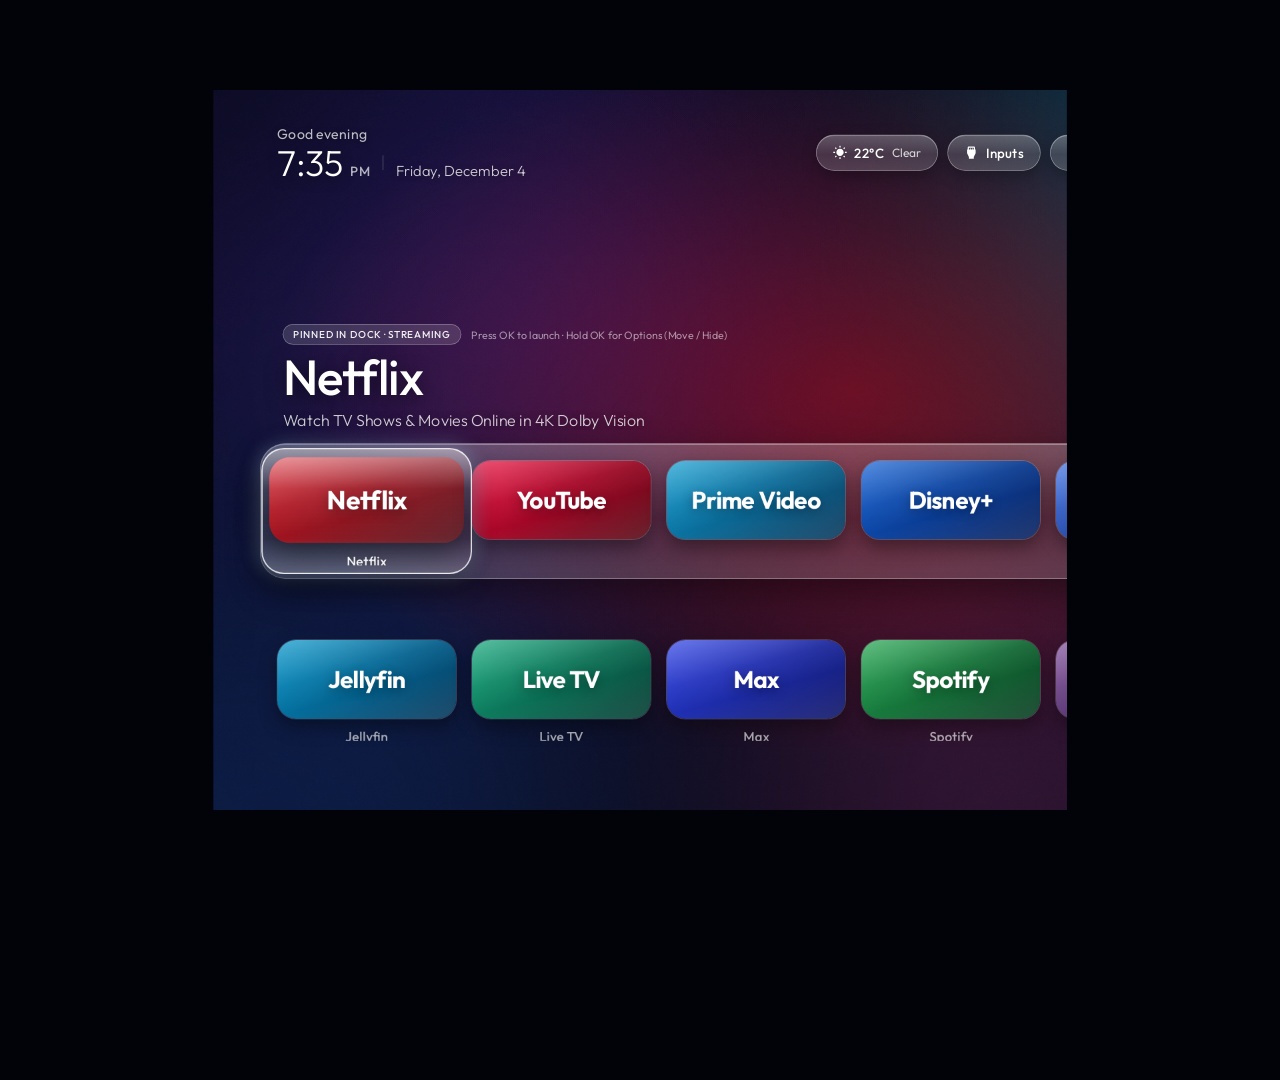
<file: launcher/index.html>
<!DOCTYPE html>
<html lang="en">
<head>
  <script>window.CYTV_HOME_HOST = "card";</script>
  <meta charset="utf-8">
  <meta name="viewport" content="width=1920, height=1080, initial-scale=1.0, user-scalable=no">
  <title>Home — Liquid Glass for LG webOS</title>
  <link rel="stylesheet" href="style.css">
</head>
<body>
  <div id="homeSurface" class="lg-surface">
    <!-- Wallpaper Layer -->
    <div id="wallpaperLayer" class="wallpaper-layer"></div>
    <div id="wallpaperScrim" class="wallpaper-scrim"></div>

    <!-- Dual Crossfading Ambient Backlight Glows (sampled from focused app color) -->
    <div id="ambientA" class="ambient-glow"></div>
    <div id="ambientB" class="ambient-glow"></div>

    <!-- Top Status Bar: Left Clock/Date/Greeting, Right Frosted Pills -->
    <header id="topBar" class="top-bar">
      <div class="top-left">
        <div id="greetingText" class="greeting-text">Good evening</div>
        <div class="clock-row">
          <span id="clockTime" class="clock-time">09:41</span>
          <span id="clockPeriod" class="clock-period">PM</span>
          <span class="pill-divider"></span>
          <span id="clockDate" class="clock-date">Friday, November 6</span>
        </div>
      </div>

      <div id="topPills" class="top-pills">
        <!-- Weather Pill -->
        <button type="button" class="glass-pill" id="pillWeather" data-pill="0">
          <svg class="pill-icon" viewBox="0 0 24 24" aria-hidden="true">
            <path d="M6.76 4.84l-1.8-1.79-1.41 1.41 1.79 1.79 1.42-1.41zM4 10.5H1v2h3v-2zm9-9.95h-2V3.5h2V.55zm7.45 3.91l-1.41-1.41-1.79 1.79 1.41 1.41 1.79-1.79zm-3.21 13.7l1.79 1.8 1.41-1.41-1.8-1.79-1.4 1.4zM20 10.5v2h3v-2h-3zm-8-5c-3.31 0-6 2.69-6 6s2.69 6 6 6 6-2.69 6-6-2.69-6-6-6zm-1 16.95h2V19.5h-2v2.95zm-7.45-3.91l1.41 1.41 1.79-1.8-1.41-1.41-1.79 1.8z"/>
          </svg>
          <span id="weatherTemp">22°C</span>
          <span id="weatherCond" class="pill-sub">Clear</span>
        </button>

        <!-- Inputs Pill -->
        <button type="button" class="glass-pill" id="pillInputs" data-pill="1">
          <svg class="pill-icon" viewBox="0 0 24 24" aria-hidden="true">
            <path d="M18,7V4c0,-1.1 -0.9,-2 -2,-2H8C6.9,2 6,2.9 6,4v3H5v6l3,6v3h8v-3l3,-6V7H18zM8,4h8v3h-2V5h-1v2h-2V5h-1v2H8V4z"/>
          </svg>
          <span>Inputs</span>
        </button>

        <!-- Wi-Fi / Network Pill -->
        <button type="button" class="glass-pill" id="pillWifi" data-pill="2">
          <svg class="pill-icon" viewBox="0 0 24 24" aria-hidden="true">
            <path d="M1,9l2,2c4.97,-4.97 13.03,-4.97 18,0l2,-2C16.93,2.93 7.08,2.93 1,9zM9,17l3,3 3,-3c-1.65,-1.66 -4.34,-1.66 -6,0zM5,13l2,2c2.76,-2.76 7.24,-2.76 10,0l2,-2C15.14,9.14 8.87,9.14 5,13z"/>
          </svg>
          <span id="wifiLabel">Connected</span>
        </button>

        <!-- Themes & Wallpaper Pill -->
        <button type="button" class="glass-pill" id="pillThemes" data-pill="3">
          <svg class="pill-icon" viewBox="0 0 24 24" aria-hidden="true">
            <path d="M12 3c-4.97 0-9 4.03-9 9s4.03 9 9 9c.83 0 1.5-.67 1.5-1.5 0-.39-.15-.74-.39-1.01-.23-.26-.38-.61-.38-.99 0-.83.67-1.5 1.5-1.5H16c2.76 0 5-2.24 5-5 0-4.42-4.03-8-9-8zm-5.5 9c-.83 0-1.5-.67-1.5-1.5S5.67 9 6.5 9 8 9.67 8 10.5 7.33 12 6.5 12zm3-4C8.67 8 8 7.33 8 6.5S8.67 5 9.5 5s1.5.67 1.5 1.5S10.33 8 9.5 8zm5 0c-.83 0-1.5-.67-1.5-1.5S13.67 5 14.5 5s1.5.67 1.5 1.5S15.33 8 14.5 8zm3 4c-.83 0-1.5-.67-1.5-1.5S16.67 9 17.5 9s1.5.67 1.5 1.5-.67 1.5-1.5 1.5z"/>
          </svg>
          <span>Appearance</span>
        </button>

        <!-- Settings & Debloat Pill -->
        <button type="button" class="glass-pill" id="pillSettings" data-pill="4">
          <svg class="pill-icon" viewBox="0 0 24 24" aria-hidden="true">
            <path d="M19.14,12.94c0.04,-0.3 0.06,-0.61 0.06,-0.94c0,-0.32 -0.02,-0.64 -0.07,-0.94l2.03,-1.58c0.18,-0.14 0.23,-0.41 0.12,-0.61l-1.92,-3.32c-0.12,-0.22 -0.37,-0.29 -0.59,-0.22l-2.39,0.96c-0.5,-0.38 -1.03,-0.7 -1.62,-0.94L14.4,2.81c-0.04,-0.24 -0.24,-0.41 -0.48,-0.41h-3.84c-0.24,0 -0.43,0.17 -0.47,0.41L9.25,5.35C8.66,5.59 8.12,5.92 7.63,6.29L5.24,5.33c-0.22,-0.08 -0.47,0 -0.59,0.22L2.74,8.87C2.62,9.08 2.66,9.34 2.86,9.48l2.03,1.58C4.84,11.36 4.8,11.69 4.8,12s0.02,0.64 0.07,0.94l-2.03,1.58c-0.18,0.14 -0.23,0.41 -0.12,0.61l1.92,3.32c0.12,0.22 0.37,0.29 0.59,0.22l2.39,-0.96c0.5,0.38 1.03,0.7 1.62,0.94l0.36,2.54c0.05,0.24 0.24,0.41 0.48,0.41h3.84c0.24,0 0.44,-0.17 0.47,-0.41l0.36,-2.54c0.59,-0.24 1.13,-0.56 1.62,-0.94l2.39,0.96c0.22,0.08 0.47,0 0.59,-0.22l1.92,-3.32c0.12,-0.22 0.07,-0.47 -0.12,-0.61L19.14,12.94zM12,15.6c-1.98,0 -3.6,-1.62 -3.6,-3.6s1.62,-3.6 3.6,-3.6s3.6,1.62 3.6,3.6S13.98,15.6 12,15.6z"/>
          </svg>
          <span>Settings</span>
        </button>
      </div>
    </header>

    <!-- Hero Spotlight Shelf above the Dock -->
    <section id="heroSpotlight" class="hero-spotlight">
      <div class="hero-content">
        <div class="hero-meta-row">
          <span id="heroCategory" class="hero-badge">Featured App</span>
          <span id="heroHint" class="hero-hint">Press OK to open · Hold OK to move or hide</span>
        </div>
        <h1 id="heroTitle" class="hero-title">Netflix</h1>
        <p id="heroSubtitle" class="hero-subtitle">Watch TV Shows &amp; Movies Online in 4K Dolby Vision</p>
      </div>
    </section>

    <!-- Main Scrollable Viewport: Liquid Glass Dock + App Grid + Spring Focus Frame -->
    <div id="viewport" class="viewport">
      <div id="stage" class="stage">
        <div id="dockBand" class="dock-band"></div>
        <div id="tilesContainer" class="tiles-container"></div>
        <div id="glassFocus" class="glass-focus"></div>
      </div>
    </div>

    <!-- Modal Overlay Panels (Inputs, Appearance/Themes, Settings/Debloat/Helper, App Library) -->
    <div id="modalBackdrop" class="modal-backdrop hidden">
      <div id="modalCard" class="modal-card">
        <div class="modal-header">
          <div>
            <h2 id="modalTitle" class="modal-title">Panel</h2>
            <p id="modalSubtitle" class="modal-subtitle"></p>
          </div>
          <span class="modal-close-hint">Press BACK to close</span>
        </div>
        <div id="modalBody" class="modal-body"></div>
      </div>
    </div>

    <!-- Tile Action Context Menu (Hold OK) -->
    <div id="tileMenuBackdrop" class="modal-backdrop hidden">
      <div class="context-card">
        <h3 id="tileMenuTitle" class="context-title">App Options</h3>
        <div id="tileMenuList" class="context-list"></div>
      </div>
    </div>

    <!-- QNED / OLED Burn-in Safe Drifting Liquid Glass Clock Screensaver -->
    <div id="screensaverOverlay" class="screensaver-overlay hidden">
      <div id="screensaverGlow" class="screensaver-glow"></div>
      <div id="screensaverDrifter" class="screensaver-drifter">
        <div id="ssTime" class="ss-time">09:41</div>
        <div id="ssDate" class="ss-date">Friday, November 6</div>
        <div id="ssWeather" class="ss-weather">22°C · Clear Sky</div>
      </div>
    </div>

    <!-- Toast Notification -->
    <div id="toast" class="toast"></div>
  </div>

  <script src="config.js"></script>
  <script src="apps.js"></script>
  <script src="app.js"></script>
</body>
</html>
</file>
<file: launcher/style.css>
/*
 * Liquid Glass Home for LG webOS (QNED83SRA)
 * Crafted for 1920x1080 60fps TV rendering with GPU-accelerated transforms,
 * specular frosted rims, dynamic ambient backlight crossfades, and Outfit typography.
 */

@font-face {
  font-family: 'Outfit';
  src: url('fonts/outfit-300.ttf') format('truetype');
  font-weight: 300;
  font-style: normal;
}
@font-face {
  font-family: 'Outfit';
  src: url('fonts/outfit-400.ttf') format('truetype');
  font-weight: 400;
  font-style: normal;
}
@font-face {
  font-family: 'Outfit';
  src: url('fonts/outfit-500.ttf') format('truetype');
  font-weight: 500;
  font-style: normal;
}
@font-face {
  font-family: 'Outfit';
  src: url('fonts/outfit-700.ttf') format('truetype');
  font-weight: 700;
  font-style: normal;
}

* {
  box-sizing: border-box;
  margin: 0;
  padding: 0;
  user-select: none;
  -webkit-user-select: none;
}

html, body {
  width: 1920px;
  height: 1080px;
  overflow: hidden;
  background-color: #060813;
  color: #ffffff;
  font-family: 'Outfit', -apple-system, BlinkMacSystemFont, sans-serif;
  -webkit-font-smoothing: antialiased;
}

/* Responsive scaling when previewed in desktop browser window */
@media screen and (max-width: 1919px) {
  html {
    width: 100vw;
    height: 100vh;
    display: flex;
    align-items: center;
    justify-content: center;
    background: #020308;
  }
  body {
    transform-origin: center center;
  }
}

.lg-surface {
  position: relative;
  width: 1920px;
  height: 1080px;
  overflow: hidden;
  background-color: #060813;
}

/* ---- Wallpaper & Ambient Backlight Layers ---- */

.wallpaper-layer {
  position: absolute;
  inset: 0;
  background-size: cover;
  background-position: center;
  background-repeat: no-repeat;
  transition: opacity 0.85s ease, background-image 0.85s ease;
  z-index: 1;
}

.wallpaper-scrim {
  position: absolute;
  inset: 0;
  background: radial-gradient(circle at 50% 25%, rgba(8, 11, 24, 0.22) 0%, rgba(5, 7, 16, 0.72) 70%, rgba(4, 6, 14, 0.92) 100%),
              linear-gradient(180deg, rgba(6, 8, 19, 0.45) 0%, rgba(6, 8, 19, 0.18) 45%, rgba(6, 8, 19, 0.86) 100%);
  z-index: 2;
}

.ambient-glow {
  position: absolute;
  inset: 0;
  opacity: 0;
  transition: opacity 0.65s cubic-bezier(0.22, 1, 0.36, 1);
  pointer-events: none;
  z-index: 3;
}

/* ---- Top Bar (Clock/Greeting + Frosted Liquid Glass Pills) ---- */

.top-bar {
  position: absolute;
  top: 48px;
  left: 96px;
  right: 96px;
  height: 92px;
  display: flex;
  align-items: center;
  justify-content: space-between;
  z-index: 20;
  transition: opacity 0.36s cubic-bezier(0.22, 1, 0.36, 1), transform 0.36s cubic-bezier(0.22, 1, 0.36, 1);
}

.top-bar.scrolled-away {
  opacity: 0;
  transform: translate3d(0, -28px, 0);
  pointer-events: none;
}

.top-left {
  display: flex;
  flex-direction: column;
  gap: 4px;
}

.greeting-text {
  font-size: 21px;
  font-weight: 400;
  letter-spacing: 0.02em;
  color: rgba(255, 255, 255, 0.72);
  text-shadow: 0 2px 10px rgba(0, 0, 0, 0.4);
}

.clock-row {
  display: flex;
  align-items: baseline;
  gap: 12px;
}

.clock-time {
  font-size: 54px;
  font-weight: 300;
  letter-spacing: -0.02em;
  line-height: 1;
  color: #ffffff;
  text-shadow: 0 4px 20px rgba(0, 0, 0, 0.45);
}

.clock-period {
  font-size: 20px;
  font-weight: 500;
  color: rgba(255, 255, 255, 0.68);
  letter-spacing: 0.04em;
}

.pill-divider {
  display: inline-block;
  width: 1px;
  height: 22px;
  background: rgba(255, 255, 255, 0.26);
  margin: 0 6px;
  align-self: center;
}

.clock-date {
  font-size: 22px;
  font-weight: 300;
  color: rgba(255, 255, 255, 0.78);
  text-shadow: 0 2px 10px rgba(0, 0, 0, 0.35);
}

.top-pills {
  display: flex;
  align-items: center;
  gap: 14px;
}

.glass-pill {
  appearance: none;
  border: 1px solid rgba(255, 255, 255, 0.38);
  background-image: linear-gradient(180deg, rgba(255, 255, 255, 0.20) 0%, rgba(255, 255, 255, 0.04) 55%, rgba(255, 255, 255, 0.08) 100%);
  background-color: rgba(255, 255, 255, 0.11);
  border-radius: 999px;
  height: 54px;
  padding: 0 24px;
  display: inline-flex;
  align-items: center;
  gap: 11px;
  color: #ffffff;
  font-family: inherit;
  font-size: 20px;
  font-weight: 500;
  letter-spacing: 0.01em;
  box-shadow: 0 8px 24px rgba(0, 0, 0, 0.28), inset 0 1px 0 rgba(255, 255, 255, 0.35);
  cursor: pointer;
  transition: transform 0.24s cubic-bezier(0.22, 1, 0.36, 1), background-color 0.22s ease, color 0.22s ease, border-color 0.22s ease, box-shadow 0.24s ease;
}

.glass-pill .pill-icon {
  width: 22px;
  height: 22px;
  fill: currentColor;
  flex-shrink: 0;
}

.glass-pill .pill-sub {
  font-weight: 400;
  opacity: 0.78;
  font-size: 18px;
}

.glass-pill.is-focused {
  background-color: rgba(255, 255, 255, 0.92);
  color: #080b16;
  border-color: #ffffff;
  transform: scale(1.07);
  box-shadow: 0 12px 32px rgba(0, 0, 0, 0.42), 0 0 22px rgba(190, 215, 255, 0.45);
}

/* ---- Hero Spotlight Shelf (Above Dock) ---- */

.hero-spotlight {
  position: absolute;
  left: 104px;
  right: 104px;
  top: 250px;
  height: 260px;
  display: flex;
  align-items: flex-end;
  z-index: 10;
  pointer-events: none;
  transition: opacity 0.38s cubic-bezier(0.22, 1, 0.36, 1), transform 0.38s cubic-bezier(0.22, 1, 0.36, 1);
}

.hero-spotlight.hidden-shelf {
  opacity: 0;
  transform: translate3d(0, -24px, 0);
}

.hero-content {
  max-width: 1050px;
  display: flex;
  flex-direction: column;
  gap: 10px;
}

.hero-meta-row {
  display: flex;
  align-items: center;
  gap: 14px;
}

.hero-badge {
  display: inline-flex;
  align-items: center;
  padding: 5px 15px;
  border-radius: 999px;
  font-size: 15px;
  font-weight: 500;
  letter-spacing: 0.06em;
  text-transform: uppercase;
  background: rgba(255, 255, 255, 0.14);
  border: 1px solid rgba(255, 255, 255, 0.32);
  color: rgba(255, 255, 255, 0.92);
}

.hero-hint {
  font-size: 16px;
  font-weight: 400;
  color: rgba(255, 255, 255, 0.54);
}

.hero-title {
  font-size: 74px;
  font-weight: 500;
  letter-spacing: -0.025em;
  line-height: 1.05;
  color: #ffffff;
  text-shadow: 0 6px 28px rgba(0, 0, 0, 0.55);
}

.hero-subtitle {
  font-size: 24px;
  font-weight: 300;
  color: rgba(255, 255, 255, 0.78);
  text-shadow: 0 2px 14px rgba(0, 0, 0, 0.45);
  max-width: 880px;
  white-space: nowrap;
  overflow: hidden;
  text-overflow: ellipsis;
}

/* ---- Main Viewport, Liquid Glass Dock Band & App Grid ---- */

.viewport {
  position: absolute;
  inset: 0;
  z-index: 12;
  overflow: hidden;
}

.stage {
  position: absolute;
  inset: 0;
  will-change: transform;
  transition: transform 0.42s cubic-bezier(0.20, 0.92, 0.26, 1);
}

/* Frosted Liquid Glass Dock Band */
.dock-band {
  position: absolute;
  border-radius: 38px;
  background-image: linear-gradient(180deg, rgba(255, 255, 255, 0.20) 0%, rgba(255, 255, 255, 0.06) 55%, rgba(255, 255, 255, 0.12) 100%);
  background-color: rgba(255, 255, 255, 0.05);
  border: 1px solid rgba(255, 255, 255, 0.36);
  box-shadow: 0 20px 50px rgba(0, 0, 0, 0.42), inset 0 1px 0 rgba(255, 255, 255, 0.42);
  pointer-events: none;
  transition: all 0.36s cubic-bezier(0.22, 1, 0.36, 1);
}

.tiles-container {
  position: absolute;
  inset: 0;
}

.tile-item {
  position: absolute;
  display: flex;
  flex-direction: column;
  align-items: center;
  opacity: 0;
  transform: translate3d(0, 20px, 0);
  transition: left 0.34s cubic-bezier(0.22, 1, 0.36, 1),
              top 0.34s cubic-bezier(0.22, 1, 0.36, 1),
              opacity 0.38s ease,
              transform 0.32s cubic-bezier(0.22, 1, 0.36, 1);
  cursor: pointer;
}

.tile-item.shown {
  opacity: 1;
  transform: translate3d(0, 0, 0);
}

.tile-card {
  width: 100%;
  height: 100%;
  border-radius: 28px;
  position: relative;
  overflow: hidden;
  display: flex;
  align-items: center;
  justify-content: center;
  box-shadow: 0 0 0 1px rgba(255, 255, 255, 0.24), 0 12px 28px rgba(0, 0, 0, 0.38);
  transition: transform 0.28s cubic-bezier(0.20, 0.92, 0.26, 1), box-shadow 0.28s ease;
}

/* Specular Liquid Glass sheen on top of every app tile */
.tile-card::after {
  content: '';
  position: absolute;
  inset: 0;
  border-radius: 28px;
  background: linear-gradient(165deg, rgba(255, 255, 255, 0.30) 0%, rgba(255, 255, 255, 0.05) 38%, rgba(255, 255, 255, 0) 60%, rgba(255, 255, 255, 0.10) 100%);
  pointer-events: none;
}

.tile-card img {
  max-width: 72%;
  max-height: 72%;
  object-fit: contain;
  border-radius: 16px;
  z-index: 2;
  filter: drop-shadow(0 4px 10px rgba(0, 0, 0, 0.28));
}

.tile-card.full-bleed img {
  max-width: 100%;
  max-height: 100%;
  width: 100%;
  height: 100%;
  object-fit: cover;
  border-radius: 28px;
}

.tile-monogram {
  display: flex;
  flex-direction: column;
  align-items: center;
  justify-content: center;
  gap: 6px;
  z-index: 2;
  text-align: center;
  padding: 12px;
}

.tile-monogram-logo {
  font-size: 36px;
  font-weight: 700;
  letter-spacing: -0.02em;
  color: #ffffff;
  text-shadow: 0 4px 16px rgba(0, 0, 0, 0.35);
}

.tile-label {
  margin-top: 14px;
  font-size: 20px;
  font-weight: 500;
  color: rgba(255, 255, 255, 0.88);
  text-shadow: 0 2px 10px rgba(0, 0, 0, 0.55);
  white-space: nowrap;
  overflow: hidden;
  text-overflow: ellipsis;
  max-width: 100%;
  opacity: 0.72;
  transition: opacity 0.24s ease, transform 0.24s ease, color 0.24s ease;
}

.tile-item.is-dock .tile-label {
  opacity: 0;
}

.tile-item.is-focused.is-dock .tile-label {
  opacity: 0.95;
  transform: translate3d(0, 6px, 0);
}

.tile-item.is-focused .tile-card {
  transform: scale(1.09);
  box-shadow: 0 18px 40px rgba(0, 0, 0, 0.52);
}

.tile-item.is-focused .tile-label {
  opacity: 1;
  color: #ffffff;
  transform: translate3d(0, 6px, 0);
}

/* Reorder / Move Wiggle State */
@keyframes tileWiggle {
  0%, 100% { transform: rotate(-1.4deg) scale(1.11); }
  50% { transform: rotate(1.4deg) scale(1.11); }
}

.tile-item.is-moving .tile-card {
  animation: tileWiggle 0.34s infinite ease-in-out;
  box-shadow: 0 24px 52px rgba(0, 0, 0, 0.68), 0 0 0 3px #ffffff;
}

/* Travelling Floating Liquid Glass Focus Frame */
.glass-focus {
  position: absolute;
  top: 0;
  left: 0;
  border-radius: 34px;
  background-image: linear-gradient(180deg, rgba(255, 255, 255, 0.44) 0%, rgba(255, 255, 255, 0.08) 32%, rgba(255, 255, 255, 0.03) 72%, rgba(255, 255, 255, 0.20) 100%);
  border: 2px solid rgba(255, 255, 255, 0.82);
  box-shadow: 0 16px 38px rgba(0, 0, 0, 0.42), 0 0 28px 4px rgba(185, 215, 255, 0.34);
  pointer-events: none;
  opacity: 0;
  will-change: transform, width, height, opacity;
  transition: transform 0.28s cubic-bezier(0.20, 0.92, 0.26, 1),
              width 0.28s cubic-bezier(0.20, 0.92, 0.26, 1),
              height 0.28s cubic-bezier(0.20, 0.92, 0.26, 1),
              opacity 0.22s ease;
  z-index: 15;
}

.glass-focus.visible {
  opacity: 1;
}

/* ---- Modal Panels (Inputs, Appearance, Settings & Debloat, App Library) ---- */

.modal-backdrop {
  position: absolute;
  inset: 0;
  background: rgba(4, 6, 15, 0.76);
  display: flex;
  align-items: center;
  justify-content: center;
  z-index: 50;
  opacity: 1;
  transition: opacity 0.24s ease;
}

.modal-backdrop.hidden {
  opacity: 0;
  pointer-events: none;
}

.modal-card {
  width: 1180px;
  max-height: 820px;
  border-radius: 36px;
  background-image: linear-gradient(180deg, rgba(34, 40, 68, 0.94) 0%, rgba(16, 19, 34, 0.97) 100%);
  border: 1px solid rgba(255, 255, 255, 0.34);
  box-shadow: 0 32px 80px rgba(0, 0, 0, 0.65), inset 0 1px 0 rgba(255, 255, 255, 0.35);
  padding: 42px 48px;
  display: flex;
  flex-direction: column;
  gap: 28px;
  overflow: hidden;
}

.modal-header {
  display: flex;
  align-items: flex-start;
  justify-content: space-between;
  border-bottom: 1px solid rgba(255, 255, 255, 0.14);
  padding-bottom: 20px;
}

.modal-title {
  font-size: 36px;
  font-weight: 500;
  letter-spacing: -0.01em;
}

.modal-subtitle {
  font-size: 19px;
  font-weight: 300;
  color: rgba(255, 255, 255, 0.68);
  margin-top: 4px;
}

.modal-close-hint {
  font-size: 16px;
  padding: 8px 16px;
  border-radius: 999px;
  background: rgba(255, 255, 255, 0.10);
  border: 1px solid rgba(255, 255, 255, 0.20);
  color: rgba(255, 255, 255, 0.78);
}

.modal-body {
  display: flex;
  flex-direction: column;
  gap: 14px;
  overflow-y: auto;
  max-height: 620px;
  padding-right: 8px;
}

.modal-row {
  display: flex;
  align-items: center;
  justify-content: space-between;
  padding: 20px 26px;
  border-radius: 24px;
  background: rgba(255, 255, 255, 0.07);
  border: 1px solid rgba(255, 255, 255, 0.15);
  color: #ffffff;
  cursor: pointer;
  transition: transform 0.2s ease, background-color 0.2s ease, color 0.2s ease, border-color 0.2s ease;
}

.modal-row-left {
  display: flex;
  flex-direction: column;
  gap: 4px;
}

.modal-row-title {
  font-size: 23px;
  font-weight: 500;
}

.modal-row-desc {
  font-size: 17px;
  font-weight: 300;
  opacity: 0.72;
}

.modal-row-badge {
  font-size: 17px;
  font-weight: 500;
  padding: 6px 16px;
  border-radius: 999px;
  background: rgba(255, 255, 255, 0.14);
}

.modal-row.is-focused {
  background: rgba(255, 255, 255, 0.92);
  color: #080b16;
  border-color: #ffffff;
  transform: scale(1.015);
}

.modal-row.is-focused .modal-row-badge {
  background: rgba(8, 11, 22, 0.12);
  color: #080b16;
}

/* Context Menu (Hold OK on tile) */
.context-card {
  width: 560px;
  border-radius: 32px;
  background-image: linear-gradient(180deg, rgba(36, 42, 72, 0.95) 0%, rgba(18, 21, 38, 0.98) 100%);
  border: 1px solid rgba(255, 255, 255, 0.36);
  box-shadow: 0 28px 70px rgba(0, 0, 0, 0.65);
  padding: 34px;
  display: flex;
  flex-direction: column;
  gap: 18px;
}

.context-title {
  font-size: 28px;
  font-weight: 500;
  padding-bottom: 12px;
  border-bottom: 1px solid rgba(255, 255, 255, 0.14);
}

.context-list {
  display: flex;
  flex-direction: column;
  gap: 10px;
}

/* ---- QNED / OLED Burn-In Safe Drifting Clock Screensaver ---- */

.screensaver-overlay {
  position: absolute;
  inset: 0;
  background: #000000;
  z-index: 90;
  overflow: hidden;
  transition: opacity 0.65s ease;
}

.screensaver-overlay.hidden {
  opacity: 0;
  pointer-events: none;
}

.screensaver-glow {
  position: absolute;
  width: 900px;
  height: 900px;
  border-radius: 50%;
  filter: blur(90px);
  opacity: 0.32;
  pointer-events: none;
  transition: transform 8s ease-in-out, background 2s ease;
}

.screensaver-drifter {
  position: absolute;
  top: 38%;
  left: 36%;
  display: flex;
  flex-direction: column;
  align-items: center;
  gap: 10px;
  transition: transform 9s ease-in-out;
}

.ss-time {
  font-size: 136px;
  font-weight: 300;
  letter-spacing: -0.03em;
  color: rgba(255, 255, 255, 0.92);
  text-shadow: 0 8px 36px rgba(0, 0, 0, 0.7);
}

.ss-date {
  font-size: 28px;
  font-weight: 300;
  color: rgba(255, 255, 255, 0.64);
}

.ss-weather {
  margin-top: 6px;
  padding: 8px 22px;
  border-radius: 999px;
  background: rgba(255, 255, 255, 0.08);
  border: 1px solid rgba(255, 255, 255, 0.22);
  font-size: 20px;
  color: rgba(255, 255, 255, 0.78);
}

/* ---- Toast Notification ---- */

.toast {
  position: absolute;
  bottom: 48px;
  left: 50%;
  transform: translate3d(-50%, 24px, 0);
  padding: 16px 32px;
  border-radius: 999px;
  background: rgba(20, 24, 42, 0.94);
  border: 1px solid rgba(255, 255, 255, 0.38);
  box-shadow: 0 16px 40px rgba(0, 0, 0, 0.5);
  color: #ffffff;
  font-size: 21px;
  font-weight: 500;
  opacity: 0;
  pointer-events: none;
  transition: opacity 0.26s ease, transform 0.26s ease;
  z-index: 100;
}

.toast.shown {
  opacity: 1;
  transform: translate3d(-50%, 0, 0);
}
</file>
